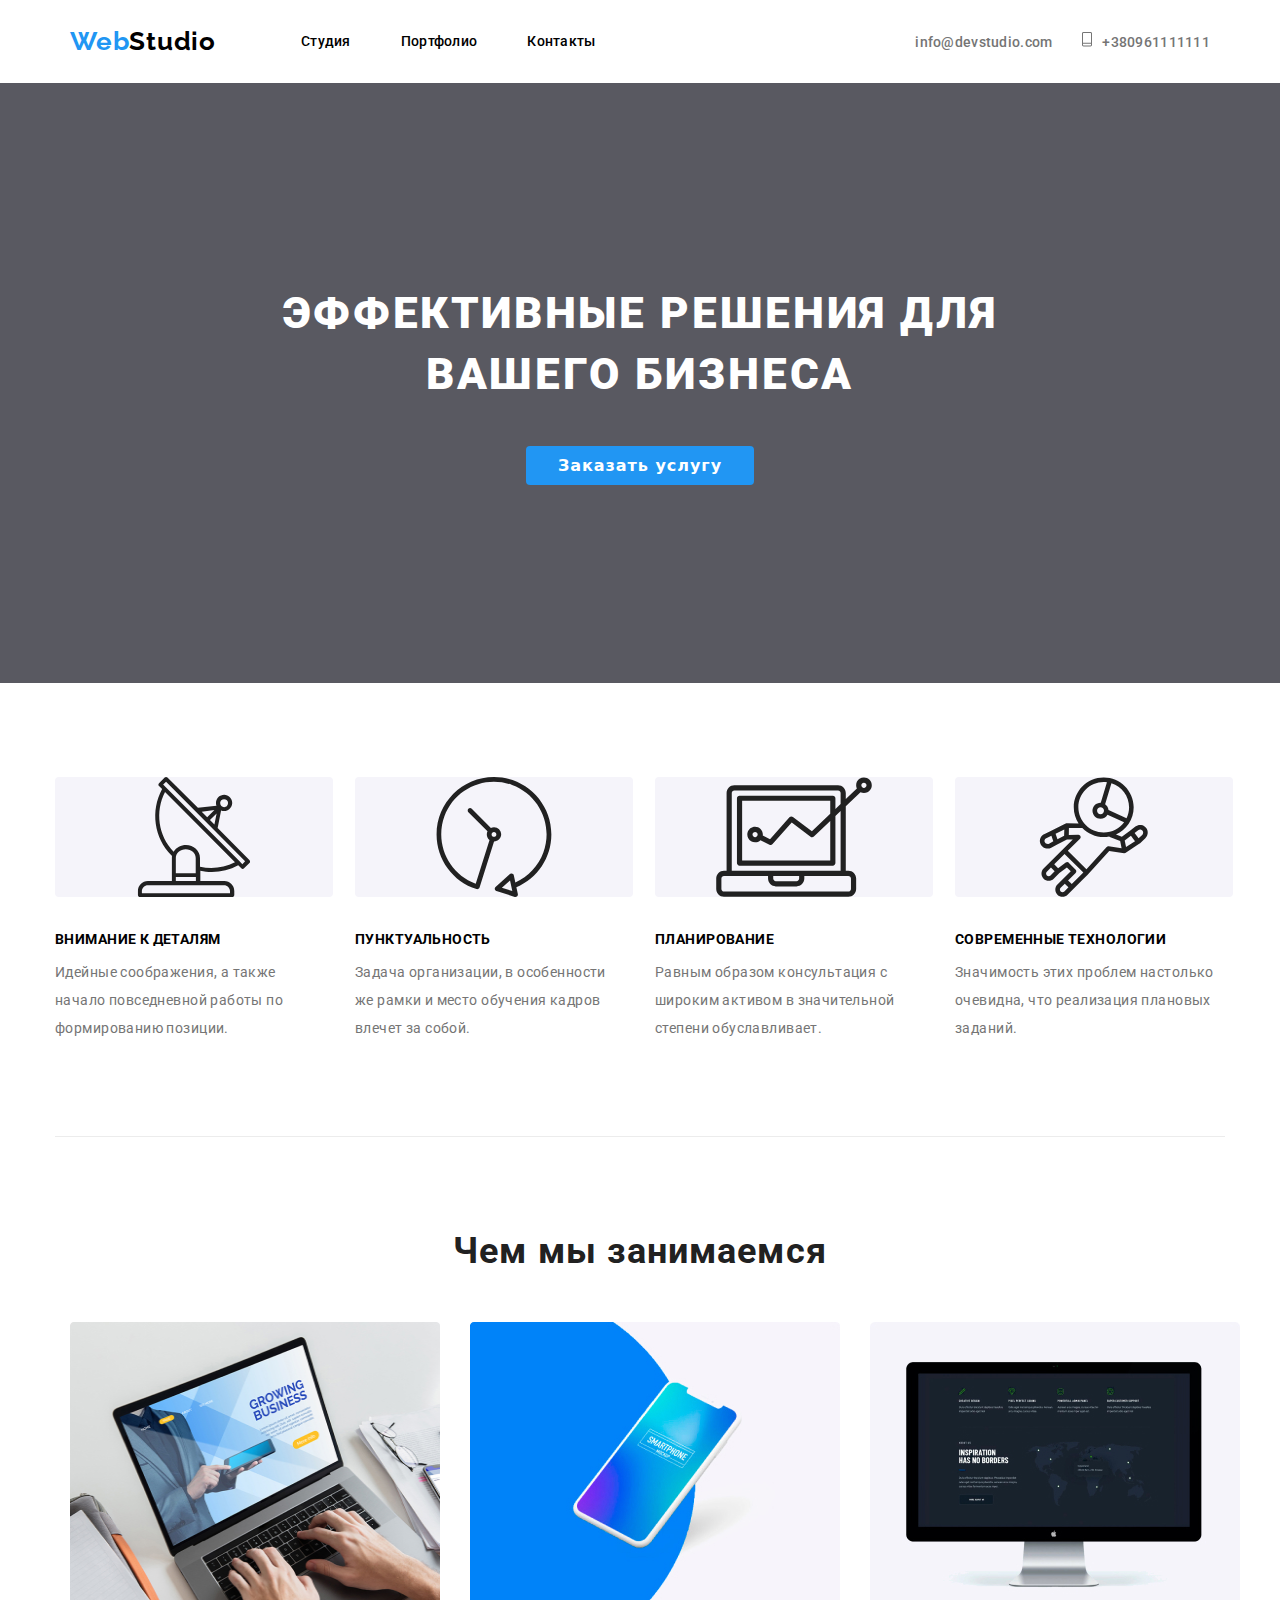
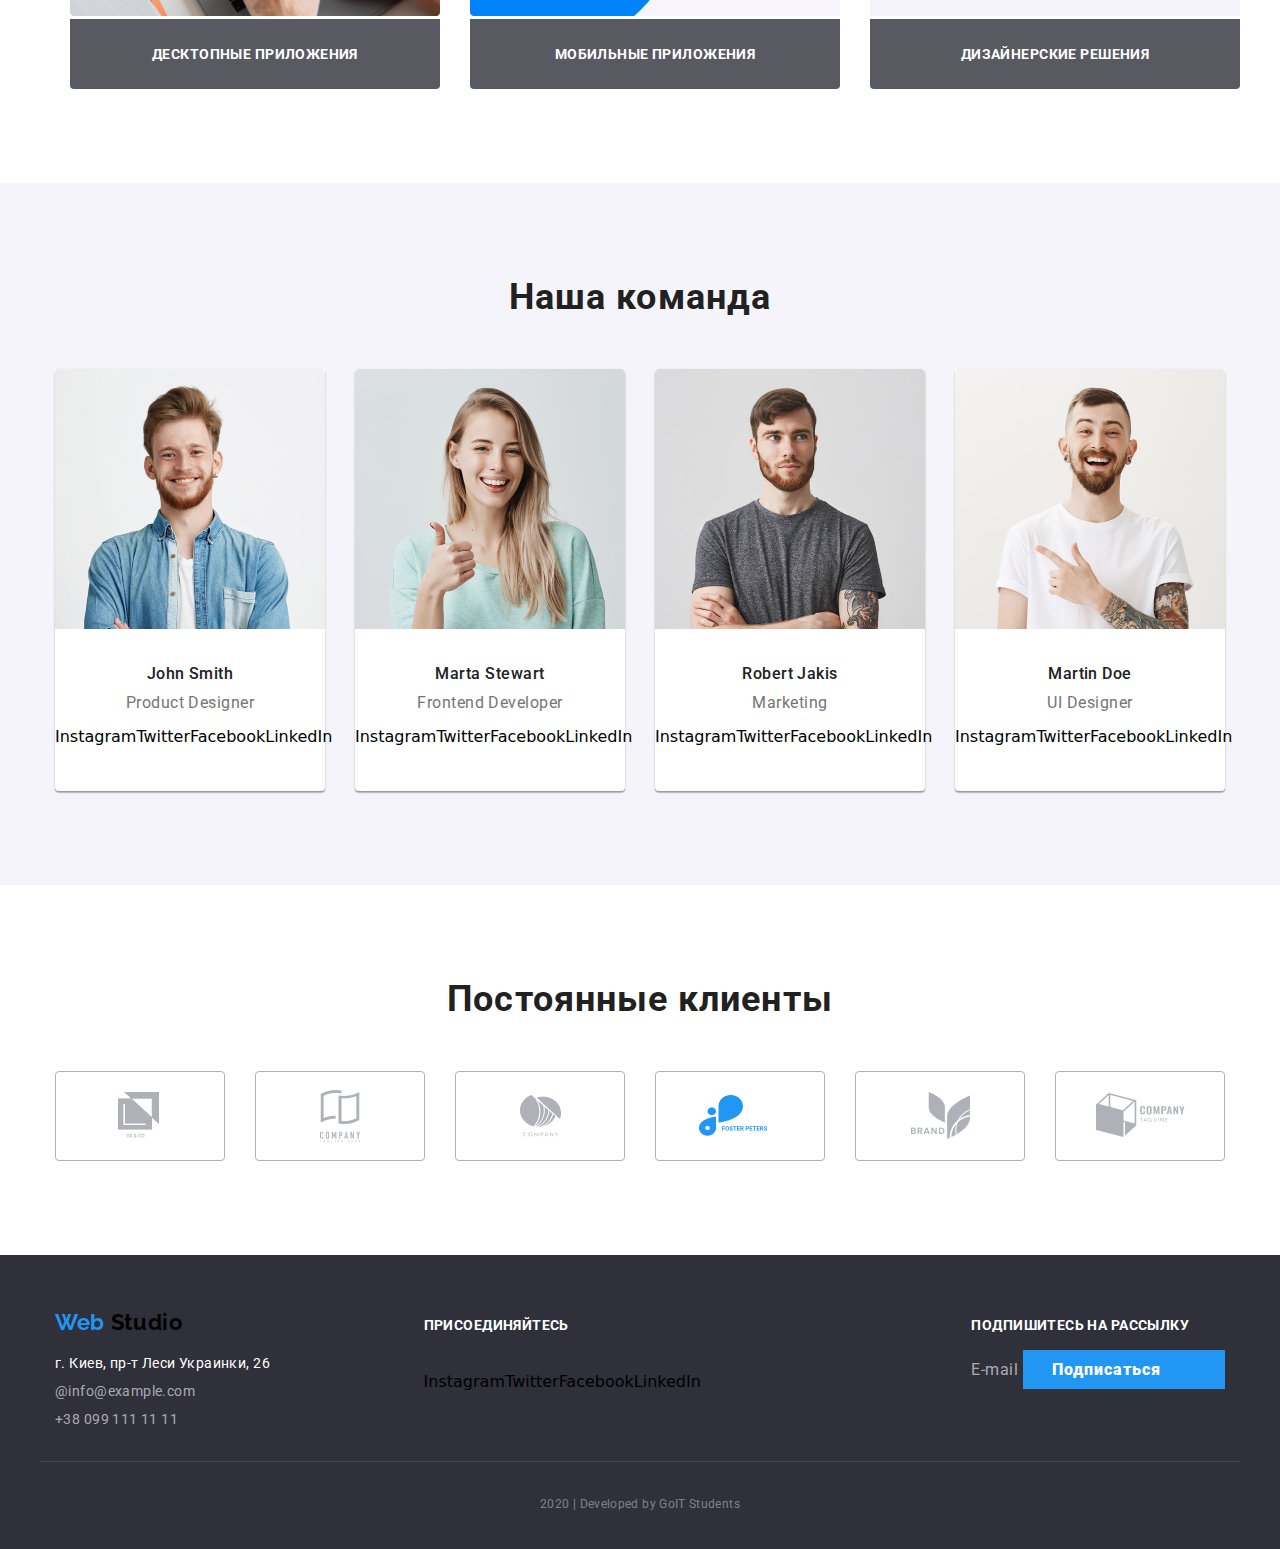
<file: index.html>
<!DOCTYPE html>
<html lang="ru">
<head>
    <meta charset="UTF-8">
    <meta name="viewport" content="width=device-width, initial-scale=1.0">
    <title>Web Studio</title>
    <link rel="stylesheet" href="./css/styless.css">
    <link href="https://fonts.googleapis.com/css2?family=Raleway:wght@700&family=Roboto:wght@400;700&display=swap" rel="stylesheet"> 
    <link rel="stylesheet" href="https://cdnjs.cloudflare.com/ajax/libs/modern-normalize/0.6.0/modern-normalize.min.css"/>
</head>
<body>
    <header class="page-header">
        <nav class="container main-nav">
            <a href="./index.html" class="logo">Web<span class="logo-studio">Studio</span></a>
        <ul class="site-nav list">
            <li class="item"> <a href="./index.html" class="link">Студия</a></li>
            <li class="item"> <a href="./portfolio.html" class="link">Портфолио</a></li>
            <li class="item"> <a href="" class="link">Контакты</a></li>
        </ul>
         <ul class="auth-nav list">
            <li class="item"> <a href="mailto:info@devstudio.com" class="button-primary">
               <!-- <svg>
                    <use href=./symbol-defs.svg#icon-envelope width=10px>
                        
                    </use>
                </svg>-->
            </a>
            <li class="item"> <a href="mailto:info@devstudio.com" class="button-primary">info@devstudio.com</a></li>
            <li class="item"> <a href="mailto:info@devstudio.com" class="button-primary"><img src="./images/phone.svg"></a></li> 
             <li class="item"> <a href="tel:+380961111111" class="button-primary">+380961111111</a></li>
         </ul>
        </nav>
    </header>
    <main>
         <section class="hero">
            <div class="container-hero"> <!--<img src="" class="photo-hero" alt="" width="1600" height="600"> -->
            <h1 class="title-hero">эффективные решения для <br /> вашего бизнеса</h1>
            <a href="" class="subtitle-hero">Заказать услугу</a>
        </div>
         </section>

         <section class="advantages">
             <div class="container adv-nav">
                 <h2 class="visually-hidden">Преимущества компании</h2>
         <ul class="adv-nav list">
             <li class="item"><img src="./images/adv-1.svg"  alt="" class="adv-button">
                <h3 class="adv-nav-title">Внимание к деталям</h3>
            <p class="text-advantages">Идейные соображения, а также начало повседневной работы по формированию позиции.</p></li>
             <li class="item"><img src="./images/adv-2.svg"  alt="" class="adv-button"><h3 class="adv-nav-title">Пунктуальность</h3>
                <p class="text-advantages">Задача организации, в особенности же рамки и место обучения кадров влечет за собой.</p></li>
             <li class="item"><img src="./images/adv-3.svg"  alt="" class="adv-button"><h3 class="adv-nav-title">Планирование</h3>
                <p class="text-advantages">Равным образом консультация с широким активом в значительной степени обуславливает.</p></li>
             <li class="item"><img src="./images/adv-4.svg"  alt="" class="adv-button"><h3 class="adv-nav-title">Современные технологии</h3>
                <p class="text-advantages">Значимость этих проблем настолько очевидна, что реализация плановых заданий.</p></li>
         </ul>
        </div>
        </section>
          <section class="description">
              <div class="container-description">
              <h2 class="description-title">Чем мы занимаемся</h2>
              <ul class="description-list">
                <li class="item"><a href=""><img src="./images/img.jpg" alt="" width="370" height="294"></a>
                 <h3 class="text-description">Десктопные приложения</h3></li>
                <li class="item"><a href=""><img src="./images/box.jpg" alt="" width="370" height="294"></a>
                 <h3 class="text-description">Мобильные приложения</h3></li>
                <li class="item"><a href=""><img src="./images/img-2.jpg" alt="" width="370" height="294"></a>
                 <h3 class="text-description">Дизайнерские решения</h3></li>
              </ul>
            </div>
          </section>
          <section class="team">
              <div class="container-team">
              <h2 class="team-title">Наша команда</h2>
              <ul class="team-list">
                  <li class="team-card-background">
                      <img src="./images/img-john.jpg" alt="" width="270" height="260">
                        <h3 class="team-list-title">John Smith</h3>
                        <p class="team-profession">Product Designer</p>
                      
                    <ul class="team-socials">
                        <li><a href="">Instagram</a></li>
                        <li><a href="">Twitter</a></li>
                        <li><a href="">Facebook</a></li>
                        <li><a href="">LinkedIn</a></li>
                    </ul>
                    </li>
                     
                    <li class="team-card-background">
                        <img src="./images/img-marta.jpg" alt="" width="270" height="260">
                        <h3 class="team-list-title">Marta Stewart</h3>
                        <p class="team-profession">Frontend Developer</p>
                    
                        <ul class="team-socials">  
                        <li><a href="">Instagram</a></li>
                        <li><a href="">Twitter</a></li>
                        <li><a href="">Facebook</a></li>
                        <li><a href="">LinkedIn</a></li>
                    </ul>
                </li> 
                    
                <li class="team-card-background">
                        <img src="./images/img-robert.jpg" alt="" width="270" height="260">
                        <h3 class="team-list-title">Robert Jakis</h3>
                        <p class="team-profession">Marketing</p>
                    
                        <ul class="team-socials"> 
                        <li><a href="">Instagram</a></li>
                        <li><a href="">Twitter</a></li>
                        <li><a href="">Facebook</a></li>
                        <li><a href="">LinkedIn</a></li>
                        
                    </ul>
                </li>
                   
                <li class="team-card-background">
                        <img src="./images/img-martin.jpg" alt="" width="270" height="260">
                        <h3 class="team-list-title">Martin Doe</h3>
                        <p class="team-profession">UI Designer</p>
                    
                        <ul class="team-socials">  
                        <li><a href="">Instagram</a></li>
                        <li><a href="">Twitter</a></li>
                        <li><a href="">Facebook</a></li>
                        <li><a href="">LinkedIn</a></li>
                    </ul>
                </li>
                    
              </ul>
            </div>
          </section>
          <section class="clients">
              <div class="container-clients">
              <h2 class="clients-title">Постоянные клиенты</h2>
              <ul class="list-clients">
                  <li class="clients-btn"><img src="./images/logo-1.png" alt="логотип компании" /></li>
                  <li class="clients-btn"><img src="./images/logo-2.png" alt="логотип компании"/></li>
                  <li class="clients-btn"><img src="./images/logo-3.png" alt="логотип компании"/></li>
                  <li class="clients-btn"><img src="./images/logo-4.png" alt="логотип компании"/></li>
                  <li class="clients-btn"><img src="./images/logo-5.png" alt="логотип компании"/></li>
                  <li class="clients-btn"><img src="./images/logo-6.png" alt="логотип компании"/></li>
              </ul>
            </div>
          </section>
        </main>
        <footer>
            <section class="footer-nav">
            <div class="footer-adress">
                <a href="./index.html" class="logo-footer">Web <span class="logo-studio-footer"> Studio</span></a>
                  <address class="address-title">г. Киев, пр-т Леси Украинки, 26 </address>
                  <a href="mailto:@info@example.com" class="address-subtitle">@info@example.com</a> <br />
                  <a href="tel:+380991111111" class="address-subtitle">+38 099 111 11 11</a><br />
                  </div>
              <div class="footer-socials"> 
                  <b class="footer-title">Присоединяйтесь</b>
                  <ul class="footer__socials">
                      <li ><a href="">Instagram</a></li>
                      <li ><a href="">Twitter</a></li>
                      <li ><a href="">Facebook</a></li>
                      <li ><a href="">LinkedIn</a></li>
                  </ul>    
                      
                  </div>
              
                  <div class="footer-sub">
                  <p class="footer-title">Подпишитесь на рассылку</p>
                 
                    <a href="" class="button-footer">E-mail</a>
                  <a href="" class="button-footer-sub">Подписаться</a>
              
                </div>
                </section>
                <section class="copyright">
                  <p class="copyright-text">2020 | Developed by GoIT Students</p>
                </section>
            </footer>
        
        
        </body>
        </html>
</file>
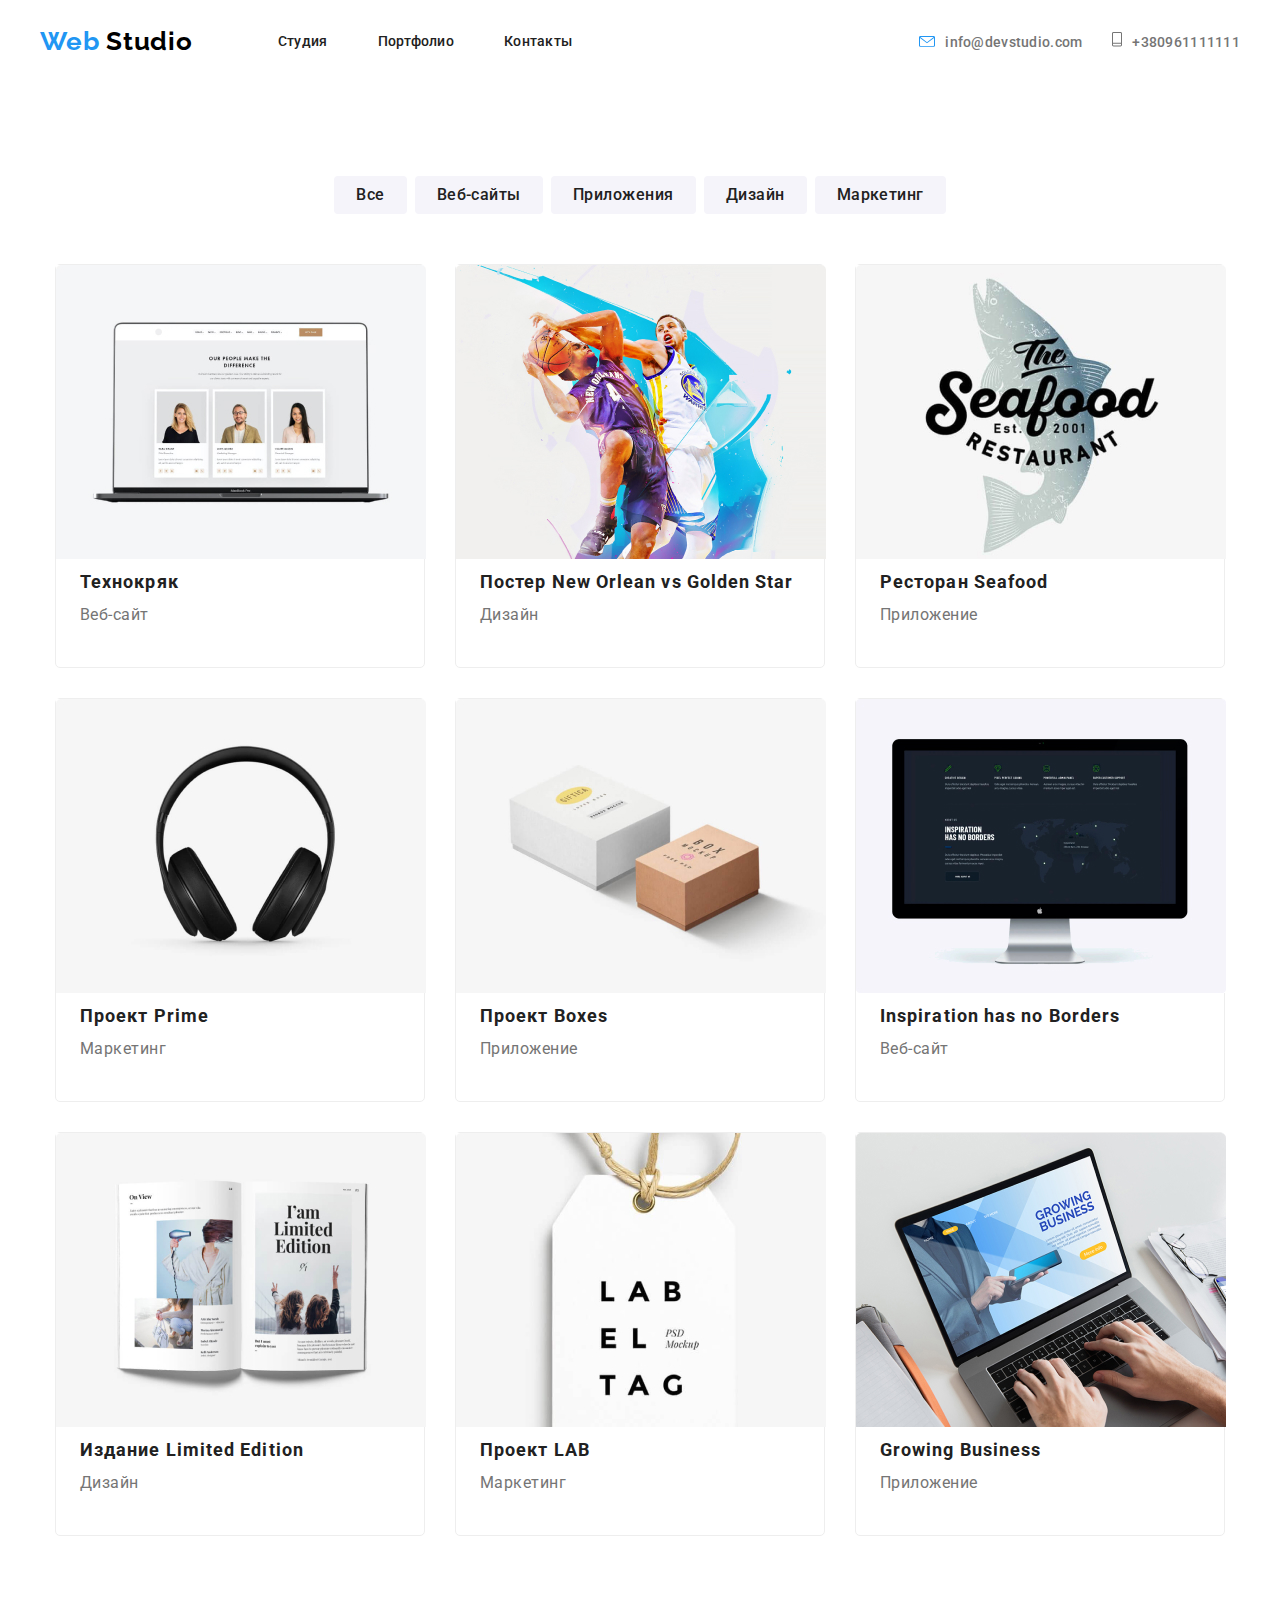
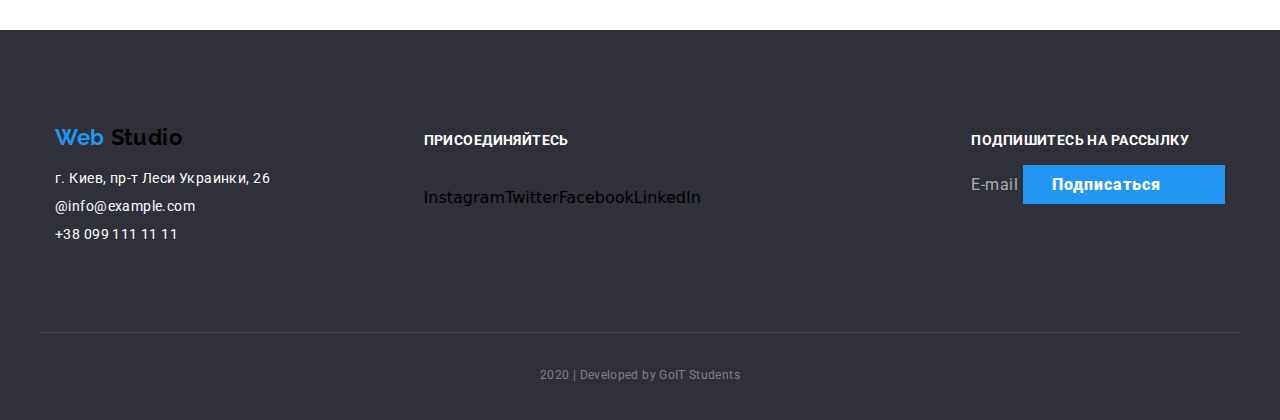
<file: portfolio.html>
<!DOCTYPE html>
<html lang="ru">
<head>
    <meta charset="UTF-8">
    <meta name="viewport" content="width=device-width, initial-scale=1.0">
    <title>Web Studio</title>
    <link rel="stylesheet" href="./css/portfolio.css">
    <link href="https://fonts.googleapis.com/css2?family=Raleway:wght@700&family=Roboto:wght@400;700&display=swap" rel="stylesheet"> 
    <link rel="stylesheet" href="https://cdnjs.cloudflare.com/ajax/libs/modern-normalize/0.6.0/modern-normalize.min.css"/>
</head>
<body>
    <header class="page-header">
        <nav class="container main-nav">
            <a href="./index.html" class="logo">Web <span class="logo-studio"> Studio</span></a>
        <ul class="site-nav list">
            <li class="item"> <a href="./index.html" class="link">Студия</a></li>
            <li class="item"> <a href="./portfolio.html" class="link">Портфолио</a></li>
            <li class="item"> <a href="" class="link">Контакты</a></li>
        </ul>
         <ul class="auth-nav list">
            <li class="item"> <a href="mailto:info@devstudio.com" class="button-primary"><img src="./images/mailto.svg" alt="mail"></a></li> 
            <li class="item"> <a href="mailto:info@devstudio.com" class="button-primary">info@devstudio.com</a></li>
            <li class="item"> <a href="mailto:info@devstudio.com" class="button-primary"><img src="./images/phone.svg"></a></li> 
             <li class="item"> <a href="tel:+380961111111" class="button-primary">+380961111111</a></li>
         </ul>
        </nav>
    </header>
    <main>
        <section class="card-set">
    <ul class="portfolio-list">
        <h1 class="visually-hidden">Примеры работ</h1>
        <li class="portfolio-btn"><a href="" class="">Все</a></li>
        <li class="portfolio-btn"><a href="" class="">Веб-сайты</a></li>
        <li class="portfolio-btn"><a href="" class="">Приложения</a></li>
        <li class="portfolio-btn"><a href="" class="">Дизайн</a></li>
        <li class="portfolio-btn"><a href="" class="">Маркетинг</a></li>
    </ul>
    
        <div class="card-set__container">
        <ul class="card-set__item" >
            <li class="card-set__list"><img src="./images/port-1.jpg" alt="" width="370" height="294">
            <h2 class="card-set__title">Технокряк</h2>
            <p class="card-set__subtitle">Веб-сайт</p>
            <!--<p class="card-set__text">Технокряк это современная площадка распространения коронавируса. Компании используют эту платформу для цифрового шпионажа и атак на защищённые сервера конкурентов.</p>--></li>
            
            <li class="card-set__list"><img src="./images/port-2.jpg" alt="" width="370" height="294">
            <h2 class="card-set__title">Постер New Orlean vs Golden Star</h2>
            <p class="card-set__subtitle">Дизайн</p>
            <!--<p class="card-set__text">Технокряк это современная площадка распространения коронавируса. Компании используют эту платформу для цифрового шпионажа и атак на защищённые сервера конкурентов.</p>--></li>            
            
            <li class="card-set__list"><img src="./images/port-3.jpg" alt="" width="370" height="294">
            <h2 class="card-set__title">Ресторан Seafood</h2>
            <p class="card-set__subtitle">Приложение</p>
            <!--<p class="card-set__text">Технокряк это современная площадка распространения коронавируса. Компании используют эту платформу для цифрового шпионажа и атак на защищённые сервера конкурентов.</p>--></li>            
            
            <li class="card-set__list"><img src="./images/port-4.jpg" alt="" width="370" height="294">
            <h2 class="card-set__title">Проект Prime</h2>
            <pp class="card-set__subtitle">Маркетинг</p>
            <!--<p class="card-set__text">Технокряк это современная площадка распространения коронавируса. Компании используют эту платформу для цифрового шпионажа и атак на защищённые сервера конкурентов.</p>--></li>            
            
            <li class="card-set__list"><img src="./images/port-5.jpg" alt="" width="370" height="294">
            <h2 class="card-set__title">Проект Boxes</h2>
            <p class="card-set__subtitle">Приложение</p>
            <!--<p class="card-set__text">Технокряк это современная площадка распространения коронавируса. Компании используют эту платформу для цифрового шпионажа и атак на защищённые сервера конкурентов.</p>--></li>            
            
            <li class="card-set__list"><img src="./images/port-6.jpg" alt="" width="370" height="294">
            <h2 class="card-set__title">Inspiration has no Borders</h2>
            <p class="card-set__subtitle"> Веб-сайт</p>
            <!--<p class="card-set__text">Технокряк это современная площадка распространения коронавируса. Компании используют эту платформу для цифрового шпионажа и атак на защищённые сервера конкурентов.</p>--></li>            
            
            <li class="card-set__list"><img src="./images/port-7.jpg" alt="" width="370" height="294">
            <h2 class="card-set__title">Издание Limited Edition</h2>
            <p class="card-set__subtitle">Дизайн</p>
            <!--<p class="card-set__text">Технокряк это современная площадка распространения коронавируса. Компании используют эту платформу для цифрового шпионажа и атак на защищённые сервера конкурентов.</p>--></li>               
            
            <li class="card-set__list"><img src="./images/port-8.jpg" alt="" width="370" height="294">
            <h2 class="card-set__title">Проект LAB</h2>
            <p class="card-set__subtitle"">Маркетинг</p>
            <!--<p class="card-set__text">Технокряк это современная площадка распространения коронавируса. Компании используют эту платформу для цифрового шпионажа и атак на защищённые сервера конкурентов.</p>--></li>
            
            <li class="card-set__list"><img src="./images/port-9.jpg" alt="" width="370" height="294">
            <h2 class="card-set__title">Growing Business</h2>
            <p class="card-set__subtitle">Приложение</p>
            <!--<p class="card-set__text">Технокряк это современная площадка распространения коронавируса. Компании используют эту платформу для цифрового шпионажа и атак на защищённые сервера конкурентов.</p>--></li>            
        </ul>
    </div>
    </section>

</main>

<footer>
    <section class="footer-nav">
    <div class="footer-adress">
        <a href="./index.html" class="logo-footer">Web <span class="logo-studio-footer"> Studio</span></a>
          <address class="address-title">г. Киев, пр-т Леси Украинки, 26 <br />
          <a href="mailto:@info@example.com" class="address">@info@example.com</a> <br />
          <a href="tel:+380991111111" class="address">+38 099 111 11 11</a></address><br />
          </div>
      <div class="footer-socials"> 
          <b class="footer-title">Присоединяйтесь</b>
          <ul class="footer__socials">
              <li ><a href="">Instagram</a></li>
              <li ><a href="">Twitter</a></li>
              <li ><a href="">Facebook</a></li>
              <li ><a href="">LinkedIn</a></li>
          </ul>    
              
          </div>
      
          <div>
          <p class="footer-title">Подпишитесь на рассылку</p>
         
            <a href="" class="button-footer">E-mail</a>
          <a href="" class="button-footer-sub">Подписаться</a>
      
        </div>
        </section>
        <section class="copyright">
          <p class="copyright-text">2020 | Developed by GoIT Students</p>
        </section>
    </footer>


</body>
</html>
</file>
<file: css/styless.css>
/* font-family: Roboto;
цвет основного текста  #212121
цвет второстепенного текста #757575
цвет текста на картинках  #FFFFFF
цвет текста акцента #2196F3
цвет текста футер почта, телефон, рамка, e-mail rgba(255, 255, 255, 0.6);
цвет фона картинок портфолио  rgba(33, 150, 243, 0.9);
цвет фона кнопок #2196F3
цвет фото кнопок раздела #F5F4FA;

line-height множителем
color: var(--primary-text-color)

*/

:root {
    --primary-text-color: #757575;
    --title-text-color: #212121;
    --accent-color: #2196F3;
    --white-color: #FFFFFF;
    --image-color: rgba(33, 150, 243, 0.9);
    --button-color-primary: #F5F4FA;
    
}

body {
    background-color: var(--white-color);
    font-family: Roboto, sans-serif;
    text-decoration: none;
}



.list {
    padding: 0;
    margin: 0;
    list-style: none;
}

li {
    list-style: none;
}

ul {    
    margin-block-start: 0em;
    margin-block-end: 0em;
    padding-inline-start: 0px;
}

a {
    text-decoration: none;
    color: inherit;
}
.visually-hidden {
    position: absolute;
    width: 1px;
    height: 1px;
    margin: -1px;
    border: 0;
    padding: 0;
    clip: rect(0 0 0 0);
    overflow: hidden;
}

/*img {
    display: block;
    max-width: 100%;
    height: auto;
  }*/

  .page-header {
      width: 1170px;
      margin-left: auto;
      margin-right: auto;
      padding-left: 15px;
      padding-right: 15px;
      padding-top: 32px;
      padding-bottom: 32px;
     

  }
.container.main-nav {
    display: flex;
    align-items: center;
   
   
    
   
}


.site-nav  {
    display: flex;
    margin-left: 85px;
    font-family: Roboto;
    font-style: normal;
    font-weight: 500;
    font-size: 14px;
    line-height: 1.14;
    letter-spacing: 0.02em;
    color: inherit;
   

}

.site-nav .item + .item {
    margin-left: 50px;
}

.auth-nav { 
    display: flex;
    margin-left: auto;
    align-items: center;

}


.auth-nav .item:nth-child(odd) {
    margin-right: 10px;
}

.auth-nav .item:nth-child(3) {
    margin-left: 30px;

}



.logo {
    font-family: Raleway;
    font-weight: bold;
    font-size: 26px;    
    line-height: 1.2px;
    letter-spacing: 0.03em;
    color: #2196F3;

}

.logo-footer {
    font-family: Raleway;
    font-weight: bold;
    font-size: 22px;    
    line-height: 1.2px;
    letter-spacing: 0.03em;
    color: #2196F3;

}



.logo-studio {
    font-family: Raleway;
    font-weight: bold;
    font-size: 26px;    
    line-height: 1.2px;
    letter-spacing: 0.03em;
    color: black;
}

.logo-studio-footer {
    font-family: Raleway;
    font-weight: bold;
    font-size: 22px;    
    line-height: 1.2px;
    letter-spacing: 0.03em;
    color: black;
}

a {
    text-decoration: none;
}



.nav-link {
    color: var(--title-text-color);
    font-family: Roboto;
    font-weight: 500;
    font-size: 14px;
    line-height: 1.14;
    letter-spacing: 0.02em;

}

.link:hover,
.link:focus {
  color: var(--accent-color);
}


.hero {
    background-color: rgba(47, 48, 58, 0.8);
    height: 600px; 
    padding-top: 200px;
    
    
}



.main-title {
    font-family: Roboto;
    font-weight: 500;
    font-size: 16px;    
    line-height: 26px;
    letter-spacing: 0.03em;
    color: var(--title-text-color);
    background-color: var(--button-color-primary);
}
.main-title:hover,
.main-title:focus {
    background-color: var(--accent-color);
    color: var(--white-colorcolor);
    }

.container-hero {
   text-align: center;
    align-items: center;
    

}

.title-hero {
    margin-block-start: 0;
    margin-block-end: 0;
    margin-bottom: 46px;
    font-family: Roboto;
    font-style: normal;
    font-weight: 900;   
    font-size: 44px;
    line-height: 1.37;
    letter-spacing: 0.06em;
    text-align: center;
    text-transform: uppercase;
    color: #FFFFFF;

    
}

.subtitle-hero {
    
    font-weight: bold;
    font-size: 16px;
    line-height: 2;
    letter-spacing: 0.06em;
    text-align: center;
    color: #FFFFFF;
    background-color: var(--accent-color);
    padding: 10px 32px;
    border-radius: 4px;
    
    align-items: center;    
    


    
}

.advantages {
    padding-top: 94px;
    padding-bottom: 94px;
}

.container.adv-nav {
    margin-left: auto;
    margin-right: auto;
    width: 1200px;
    padding-left: 15px;
    padding-right: 15px;

}


.adv-nav .list {
    display: flex;
    justify-content: center;
    align-items: center;
    margin-block-start: 0em;    
    padding-inline-start: 0px;
}

.adv-nav .item {
    width: 270px;
}

.adv-nav .item:not(:last-child) {
    margin-right: 30px;
}

.adv-nav-title {
    margin-top: 0;
    margin-bottom: 10px;
    font-family: Roboto;
    font-weight: bold;
    font-size: 14px;
    line-height: 1.14;
    letter-spacing: 0.03em;
    text-transform: uppercase;
}

.list-advantages {
    font-family: Roboto;
    font-weight: bold;
    font-size: 14px;
    line-height: 1.14;
    letter-spacing: 0.03em;
    text-transform: uppercase;
    color: var(--title-text-color);


}

.text-advantages {
    font-family: Roboto;
    font-size: 14px;
    line-height: 2;
    letter-spacing: 0.03em;
    margin-top: 10px;
    margin-block-start: 0em;
    margin-block-end: 0em;
    color: var(--primary-text-color);

}
.description {
    margin-left: auto;
    margin-right: auto;
    width: 1170px;
    padding-top: 94px;
    padding-bottom: 94px;
    border-top: 1px solid #ECECEC;

}

.container-description {
    display: block;
    box-sizing: content-box;
    text-align: center;
    padding-left: 15px;
    padding-right: 15px;
    

}


.description-title {
    font-family: Roboto;
    font-style: normal;
    font-weight: bold;
    font-size: 36px;
    line-height: 1.16;
    text-align: center;
    letter-spacing: 0.03em;
    color: #212121;
    margin-block-start: 0em;
    margin-block-end: 0em;
    margin-bottom: 50px;

   
}


.description-list {
    font-family: Roboto;
    font-weight: bold;
    font-size: 14px;
    line-height: 16px;
    letter-spacing: 0.03em;
    text-transform: uppercase;
    color: var(--white-color);
    
    display: flex;
    margin-left: auto;
    margin-right: auto;
    margin-block-start: 0em;
    margin-block-end: 0em;
    padding-inline-start: 0px;
    

}


.description .text-description {
    width: 370px;
    height: 70px;
    background: rgba(47, 48, 58, 0.8);
    border-radius: 0px 0px 4px 4px;
    display: flex;
    flex-wrap: wrap;
    margin-left: auto;
    margin-right: auto;
    justify-content: center;
    align-items: center;
    margin-block-start: 0em;
    margin-block-end: 0em;
    
    font-family: Roboto;
    font-weight: bold;
    font-size: 14px;
    line-height: 1.14;
    text-align: center;
    letter-spacing: 0.03em;
    text-transform: uppercase;
    color: #FFFFFF; 

    
}

.description-list .item:not(:last-child) {
    margin-right: 30px;
}

.team  {
    background: #F5F4FA;
    padding-top: 94px;
    padding-bottom: 94px;
}
.container-team {
    margin-left: auto;
    margin-right: auto;
    width: 1200px;
    padding-left: 15px;
    padding-right: 15px;
    justify-content: center;
}

.team-title {
    font-family: Roboto;
    font-style: normal;
    font-weight: bold;
    font-size: 36px;
    line-height: 1.16;
    text-align: center;
    letter-spacing: 0.03em;
    color: #212121;
    margin-block-start: 0em;
    margin-block-end: 0em;
   margin-bottom: 50px;

}

.team-list {
    display: flex;
    justify-content: center;
    list-style-type: none;
    margin-block-start: 0em;
    margin-block-end: 0em;
    padding-left: 0px;
}


.team-list-title {
    font-family: Roboto;
    font-weight: 500;
    font-size: 16px;
    line-height: 1.19;
    letter-spacing: 0.03em;
    color: var(--title-text-color);
    text-align: center;
    margin-block-start: 0em;
    margin-block-end: 0em;
    margin-top: 30px;
    margin-bottom: 10px;
}

.team-socials {
    display: flex;
    padding-inline-start: 0px;
    text-align: center;
}


.team-profession {
    font-family: Roboto;    
    font-size: 16px;
    line-height: 1.19;
    letter-spacing: 0.03em;
    color: var(--primary-text-color);
    text-align: center;
    margin-block-start: 0em;
    margin-block-end: 0em;
    margin-bottom: 16px;

}

.team-card-background {
    width: 270px;
    height: 422px;
    background: #FFFFFF;
    box-shadow: 0px 2px 1px rgba(0, 0, 0, 0.2), 0px 1px 1px rgba(0, 0, 0, 0.14), 0px 1px 3px rgba(0, 0, 0, 0.12);
    border-radius: 4px;

}

.team-card-background:not(:last-child) {
    margin-right: 30px;
}

.clients {
    padding-top: 94px;
    padding-bottom: 94px;
}

.container-clients {
    margin-left: auto;
    margin-right: auto;
    width: 1200px;
    padding-left: 15px;
    padding-right: 15px;
    display: block;
    
}

.list-clients {
    display: flex;
    margin-block-start: 0em;
    margin-block-end: 0em;
    padding-inline-start: 0px;
}

.clients-title {
    font-family: Roboto;
    font-style: normal;
    font-weight: bold;
    font-size: 36px;
    line-height: 1.16;
    text-align: center;
    letter-spacing: 0.03em;
    color: #212121;
    margin-block-start: 0em;
    margin-block-end: 0em;
    margin-bottom: 50px;
}

.clients-btn {
    width: 170px;
    height: 90px;   
    border: 1px solid #AFB1B8;
    box-sizing: border-box;
    border-radius: 4px;
    display: flex;
    align-items: center;
    justify-content: center;
}

.clients-btn:not(:last-child) {
    margin-right: 30px;
}


.banner-text {
    font-family: Roboto;
    font-size: 18px;
    line-height: 1.6;  
    color: var(--white-color);
    background-color: var(--accent-color);
}

.description-banner-text {
    font-family: Roboto;
    font-size: 16px;
    line-height: 1.875;
    color: var(--primary-text-color);
}

/*button*/
.button-primary {
    font-family: Roboto;
    font-weight: 500;
    font-size: 14px;
    line-height: 1.14;
    letter-spacing: 0.02em;
    color: var(--primary-text-color);
}
.button-primary:hover,
.button-primary:focus {
  color: var(--accent-color);
}

.adv-button {
    width: 278px;
    height: 120px;
    background: #F5F4FA;
    border-radius: 4px;
    margin-bottom: 30px;
    
    
}


.adv-button:hover,
.adv-button:focus {
  color: var(--accent-color);
}

.button-footer {
    font-family: Roboto;
    font-size: 16px;
    line-height: 2;
    letter-spacing: 0.03em;
    color: rgba(255, 255, 255, 0.6);

}


.button-footer-sub {
    font-family: Roboto;
    font-weight: 900;
    font-size: 16px;
    line-height: 1.9;
    letter-spacing: 0.06em;
    color: var(--white-color);
    background-color: var(--accent-color);
    padding-top: 10px;
    padding-bottom: 10px;
    padding-left: 29px;
    padding-right: 64px;

}

.copyright {
    display: flex;
    justify-content: center;
    width: 1200px;
    padding-top: 18px;
    padding-bottom: 21px;
    margin-left: auto;
    margin-right: auto;
    border-top: 1px solid rgba(255, 255, 255, 0.1);
}

    

.copyright-text {
    font-family: Roboto;
    font-size: 12px;
    line-height: 2;
    letter-spacing: 0.03em;
    color: rgba(255, 255, 255, 0.4);
    
}

.footer-title{
    margin-bottom: 21px;
    font-family: Roboto;
    font-weight: bold;
    font-size: 14px;
    line-height: 1.15;
    letter-spacing: 0.03em;
    text-transform: uppercase;
    color: var(--white-color)
    

}

.address-subtitle {
    font-family: Roboto;
    font-style: normal;
    font-size: 14px;
    line-height: 1.7;
    letter-spacing: 0.03em;
    color: rgba(255, 255, 255, 0.6);
}
footer {
    background-color: #2F303A;

}


.address-title {
    margin-top: 10px;
    font-family: Roboto;
    font-style: normal;
    font-size: 14px;
    line-height: 2;
    letter-spacing: 0.03em;
    color: var(--white-color)
    

}

.footer-nav {
    display: flex;
    align-items: baseline;
    justify-content: space-between;
    margin-left: auto;
    margin-right: auto;
    padding-left: 15px;
    padding-right: 15px;
    padding-top: 48px;
    padding-bottom: 28px;
    width: 1200px;
    
}
.footer-adress {
    font-family: Roboto;
    font-size: 14px;
    line-height: 2; 
    letter-spacing: 0.03em;
    color: rgba(255, 255, 255, 0.6);
    margin-right: 69px;
    
}

.footer-socials {
    margin-right: 93px;
}

.footer__socials {
    display: flex;
    margin-block-start: 0em;
    margin-block-end: 0em;
    padding-inline-start: 0px;
    margin-top: 39px;
    margin-right: 93px;
}
</file>
<file: css/portfolio.css>
/* font-family: Roboto;
цвет основного текста  #212121
цвет второстепенного текста #757575
цвет текста на картинках  #FFFFFF
цвет текста акцента #2196F3
цвет текста футер почта, телефон, рамка, e-mail rgba(255, 255, 255, 0.6);
цвет фона картинок портфолио  rgba(33, 150, 243, 0.9);
цвет фона кнопок #2196F3
цвет фото кнопок раздела #F5F4FA;

line-height множителем
color: var(--primary-text-color)


:root {
    --primary-text-color: #757575;
    --title-text-color: #212121;
    --accent-color: #2196F3;
    --banner-text-color: #FFFFFF;
    --image-color: rgba(33, 150, 243, 0.9);
    --button-color-primary: #F5F4FA;
    
}

body {
    font-family: Roboto, sans-serif;
    text-decoration: none;
}

.container.main-nav {
    display: flex;
    align-items: center;
    margin-left: auto;
    margin-right: auto;
    width: 1230px;
    padding: 32px 15px; 
}
    
    
.site-nav  {
    display: flex;
    margin-left: 85px;

}
    
.site-nav .item + .item {
    margin-left: 50px;
}
    
.auth-nav { 
    display: flex;
    margin-left: auto;
    align-items: center;
    
}
    
    
.auth-nav .item:nth-child(odd) {
    margin-right: 10px;
}
    
.auth-nav .item:nth-child(3) {
    margin-left: 30px;
    
}
    

.logo {
    font-family: Raleway;
    font-weight: bold;
    font-size: 26px;    
    line-height: 1.2px;
    letter-spacing: 0.03em;
    color: #2196F3;

}

.logo-footer {
    font-family: Raleway;
    font-weight: bold;
    font-size: 22px;    
    line-height: 1.2px;
    letter-spacing: 0.03em;
    color: #2196F3;

}



.logo-studio {
    font-family: Raleway;
    font-weight: bold;
    font-size: 26px;    
    line-height: 1.2px;
    letter-spacing: 0.03em;
    color: black;
}

.logo-studio-footer {
    font-family: Raleway;
    font-weight: bold;
    font-size: 22px;    
    line-height: 1.2px;
    letter-spacing: 0.03em;
    color: black;
}


a {
    text-decoration: none;
}

address {
    font-style: normal;

}

.nav-link {
    color: var(--title-text-color);
    font-family: Roboto;
    font-weight: 500;
    font-size: 14px;
    line-height: 1.14;
    letter-spacing: 0.02em;

}

.nav-link:hover,
.nav-link:focus {
  color: var(--accent-color);
}

.main-title {
    font-family: Roboto;
    font-weight: 500;
    font-size: 16px;    
    line-height: 26px;
    letter-spacing: 0.03em;
    color: var(--title-text-color);
    background-color: var(--button-color-primary);
}
.main-title:hover,
.main-title:focus {
    background-color: var(--accent-color);
    color: var(--banner-text-color);
    }



h2 {
    font-family: Roboto;
    font-weight: bold;
    font-size: 18px;
    line-height: 2;

}

li {
    list-style: none;
}

.banner-text {
    font-family: Roboto;
    font-size: 18px;
    line-height: 1.6;  
    color: var(--banner-text-color);
    background-color: var(--accent-color);
}

.description-banner-text {
    font-family: Roboto;
    font-size: 16px;
    line-height: 1.875;
    color: var(--primary-text-color);
}


.button-primary {
    font-family: Roboto;
    font-weight: 500;
    font-size: 14px;
    line-height: 1.14;
    letter-spacing: 0.02em;
    color: var(--primary-text-color);
}
.button-primary:hover,
.button-primary:focus {
  color: var(--accent-color);
}

.button-footer {
    font-family: Roboto;
    font-size: 16px;
    line-height: 2;
    letter-spacing: 0.03em;
    color: rgba(255, 255, 255, 0.6);

}


.button-footer-sub {
    font-family: Roboto;
    font-weight: 900;
    font-size: 16px;
    line-height: 1.9;
    letter-spacing: 0.06em;
    color: var(--white-color);
    background-color: var(--accent-color);
    padding-top: 10px;
    padding-bottom: 10px;
    padding-left: 29px;
    padding-right: 64px;

}

.copyright {
    display: flex;
    justify-content: center;
    padding-top: 18px;
    padding-bottom: 21px;
    border-top: 1px solid rgba(255, 255, 255, 0.1);
}

    

.copyright-text {
    font-family: Roboto;
    font-size: 12px;
    line-height: 2;
    letter-spacing: 0.03em;
    color: rgba(255, 255, 255, 0.4);
    
}

.footer-title{
    margin-bottom: 21px;
    font-family: Roboto;
    font-weight: bold;
    font-size: 14px;
    line-height: 1.15;
    letter-spacing: 0.03em;
    text-transform: uppercase;
    color: var(--white-color)
    

}
footer {
    background-color: #2F303A;

}

.address-title {
    margin-top: 10px;
    font-family: Roboto;
    font-size: 14px;
    line-height: 2;
    letter-spacing: 0.03em;
    color: var(--white-color)
    

}

.footer-nav {
    display: flex;
    align-items: baseline;
    justify-content: space-between;
    margin-left: auto;
    margin-right: auto;
    padding-left: 15px;
    padding-right: 15px;
    padding-top: 48px;
    width: 1230px;
    
}
.address {
    font-family: Roboto;
    font-size: 14px;
    line-height: 2; 
    letter-spacing: 0.03em;
    color: rgba(255, 255, 255, 0.6);
    padding-top: 48px;
    padding-bottom: 28px;
    
}

.footer__socials {
    display: flex;
    margin-block-start: 0em;
    margin-block-end: 0em;
    padding-inline-start: 0px;
    margin-top: 39px;
}
*/



/* font-family: Roboto;
цвет основного текста  #212121
цвет второстепенного текста #757575
цвет текста на картинках  #FFFFFF
цвет текста акцента #2196F3
цвет текста футер почта, телефон, рамка, e-mail rgba(255, 255, 255, 0.6);
цвет фона картинок портфолио  rgba(33, 150, 243, 0.9);
цвет фона кнопок #2196F3
цвет фото кнопок раздела #F5F4FA;

line-height множителем
color: var(--primary-text-color)

*/

:root {
    --primary-text-color: #757575;
    --title-text-color: #212121;
    --accent-color: #2196F3;
    --white-color: #FFFFFF;
    --image-color: rgba(33, 150, 243, 0.9);
    --button-color-primary: #F5F4FA;
    
}

body {
    background-color: var(--white-color);
    font-family: Roboto, sans-serif;
    text-decoration: none;
}



.list {
    padding: 0;
    margin: 0;
    list-style: none;
}

li {
    list-style: none;
}

.visually-hidden {
    position: absolute;
    width: 1px;
    height: 1px;
    margin: -1px;
    border: 0;
    padding: 0;
    clip: rect(0 0 0 0);
    overflow: hidden;
}

/*img {
    display: block;
    max-width: 100%;
    height: auto;
  }*/

.container.main-nav {
    display: flex;
    align-items: center;
    margin-left: auto;
    margin-right: auto;
    width: 1230px;
    padding: 32px 15px; 
    
   
}


.site-nav  {
    display: flex;
    margin-left: 85px;
    font-family: Roboto;
    font-style: normal;
    font-weight: 500;
    font-size: 14px;
    line-height: 1.14;
    letter-spacing: 0.02em;
    color: #212121;

}

.site-nav .item + .item {
    margin-left: 50px;
}

.auth-nav { 
    display: flex;
    margin-left: auto;
    align-items: center;

}


.auth-nav .item:nth-child(odd) {
    margin-right: 10px;
}

.auth-nav .item:nth-child(3) {
    margin-left: 30px;

}



.logo {
    font-family: Raleway;
    font-weight: bold;
    font-size: 26px;    
    line-height: 1.2px;
    letter-spacing: 0.03em;
    color: #2196F3;

}

.logo-footer {
    font-family: Raleway;
    font-weight: bold;
    font-size: 22px;    
    line-height: 1.2px;
    letter-spacing: 0.03em;
    color: #2196F3;

}



.logo-studio {
    font-family: Raleway;
    font-weight: bold;
    font-size: 26px;    
    line-height: 1.2px;
    letter-spacing: 0.03em;
    color: black;
}

.logo-studio-footer {
    font-family: Raleway;
    font-weight: bold;
    font-size: 22px;    
    line-height: 1.2px;
    letter-spacing: 0.03em;
    color: black;
}

a {
    text-decoration: none;
    color: inherit;
}

address {
    font-style: normal;

}

.nav-link {
    color: var(--title-text-color);
    font-family: Roboto;
    font-weight: 500;
    font-size: 14px;
    line-height: 1.14;
    letter-spacing: 0.02em;

}

.link:hover,
.link:focus {
  color: var(--accent-color);
}


.main-title {
    font-family: Roboto;
    font-weight: 500;
    font-size: 16px;    
    line-height: 26px;
    letter-spacing: 0.03em;
    color: var(--title-text-color);
    background-color: var(--button-color-primary);
}
.main-title:hover,
.main-title:focus {
    background-color: var(--accent-color);
    color: var(--white-colorcolor);
    }


.portfolio-list {
    display: flex;
    justify-content: center;
    margin-left: auto;
    margin-right: auto;
    padding-inline-start: 0px;
    font-family: Roboto;
    font-weight: 500;
    font-size: 16px;
    line-height: 1.625;  
    text-align: center;
    letter-spacing: 0.03em;
    color: #212121;
    margin-block-start: 0em;
    margin-block-end: 0em;
    
}
.portfolio-btn {
    padding: 6px 22px;
    background: #F5F4FA;
    border-radius: 4px;
    align-items: center;
}

.portfolio-btn:not(:last-child){
    margin-right: 8px;
}

.portfolio-btn:hover,
.portfolio-btn:focus {
  color: var(--white-color);
  background-color: var(--accent-color);
  
}

.card-set {
    padding-top: 93px;
    padding-bottom: 94px;
}

.card-set__container {
    display: flex;
    flex-wrap: wrap;
    justify-content: center;
    width: 1200px;
    padding-left: 15px;
    padding-right: 15px;
    margin-left: auto;
    margin-right: auto;
    margin-top: 50px;

    
}
.card-set__item {
    display: flex;
    flex-wrap: wrap;
    margin-block-start: 0em;
    margin-block-end: 0em;
    padding-inline-start: 0px;
    

    

}

.card-set__list {
    margin-right: 30px;
    margin-bottom: 30px;
    margin-block-start: 0em;
    margin-block-end: 0em;
    width: 370px;
    height: 404px;
    background: #FFFFFF;    
    border: 1px solid #EEEEEE;
    box-sizing: border-box;
    border-radius: 5px;
}

.card-set__list:nth-child(3n) {
    margin-right: 0;
}

.card-set__list:nth-last-child(-n + 3) {
    margin-bottom: 0;
}

.card-set__list:nth-last-child(n + 4) {
    margin-bottom: 30px;
}
.card-set__title {
    font-family: Roboto;
    font-weight: bold;
    font-size: 18px;
    line-height: 2;
    letter-spacing: 0.06em;
    color: #212121;
    margin-left: 24px;
    margin-block-start: 0em;    
    margin-block-end: 0em;

}

.card-set__subtitle {
    font-family: Roboto;
    font-size: 16px;
    line-height: 30px;
    letter-spacing: 0.03em;
    color: #757575;
    margin-bottom: 20px;
    margin-left: 24px;
    margin-block-start: 0em;
    margin-block-end: 0em;

}

/*.card-set__text*/



/*button*/
.button-primary {
    font-family: Roboto;
    font-weight: 500;
    font-size: 14px;
    line-height: 1.14;
    letter-spacing: 0.02em;
    color: var(--primary-text-color);
}
.button-primary:hover,
.button-primary:focus {
  color: var(--accent-color);
}



.button-footer {
    font-family: Roboto;
    font-size: 16px;
    line-height: 2;
    letter-spacing: 0.03em;
    color: rgba(255, 255, 255, 0.6);

}


.button-footer-sub {
    font-family: Roboto;
    font-weight: 900;
    font-size: 16px;
    line-height: 1.9;
    letter-spacing: 0.06em;
    color: var(--white-color);
    background-color: var(--accent-color);
    padding-top: 10px;
    padding-bottom: 10px;
    padding-left: 29px;
    padding-right: 64px;

}

.copyright {
    display: flex;
    justify-content: center;
    width: 1200px;
    padding-top: 18px;
    padding-bottom: 21px;
    margin-left: auto;
    margin-right: auto;
    border-top: 1px solid rgba(255, 255, 255, 0.1);
}

    

.copyright-text {
    font-family: Roboto;
    font-size: 12px;
    line-height: 2;
    letter-spacing: 0.03em;
    color: rgba(255, 255, 255, 0.4);
    
}

.footer-title{
    margin-bottom: 21px;
    font-family: Roboto;
    font-weight: bold;
    font-size: 14px;
    line-height: 1.15;
    letter-spacing: 0.03em;
    text-transform: uppercase;
    color: var(--white-color)
    

}
footer {
    background-color: #2F303A;

}

.address-title {
    margin-top: 10px;
    font-family: Roboto;
    font-size: 14px;
    line-height: 2;
    letter-spacing: 0.03em;
    color: var(--white-color)
    

}

.footer-nav {
    display: flex;
    align-items: baseline;
    justify-content: space-between;
    margin-left: auto;
    margin-right: auto;
    padding-left: 15px;
    padding-right: 15px;
    padding-top: 48px;
    padding-bottom: 28px;
    width: 1200px;
}
.footer-adress {
    font-family: Roboto;
    font-size: 14px;
    line-height: 2; 
    letter-spacing: 0.03em;
    color: rgba(255, 255, 255, 0.6);
    padding-top: 48px;
    padding-bottom: 28px;
    margin-right: 69px;
    
}

.footer-socials {
    margin-right: 93px;
}

.footer__socials {
    display: flex;
    margin-block-start: 0em;
    margin-block-end: 0em;
    padding-inline-start: 0px;
    margin-top: 39px;
    margin-right: 93px;
}
</file>
